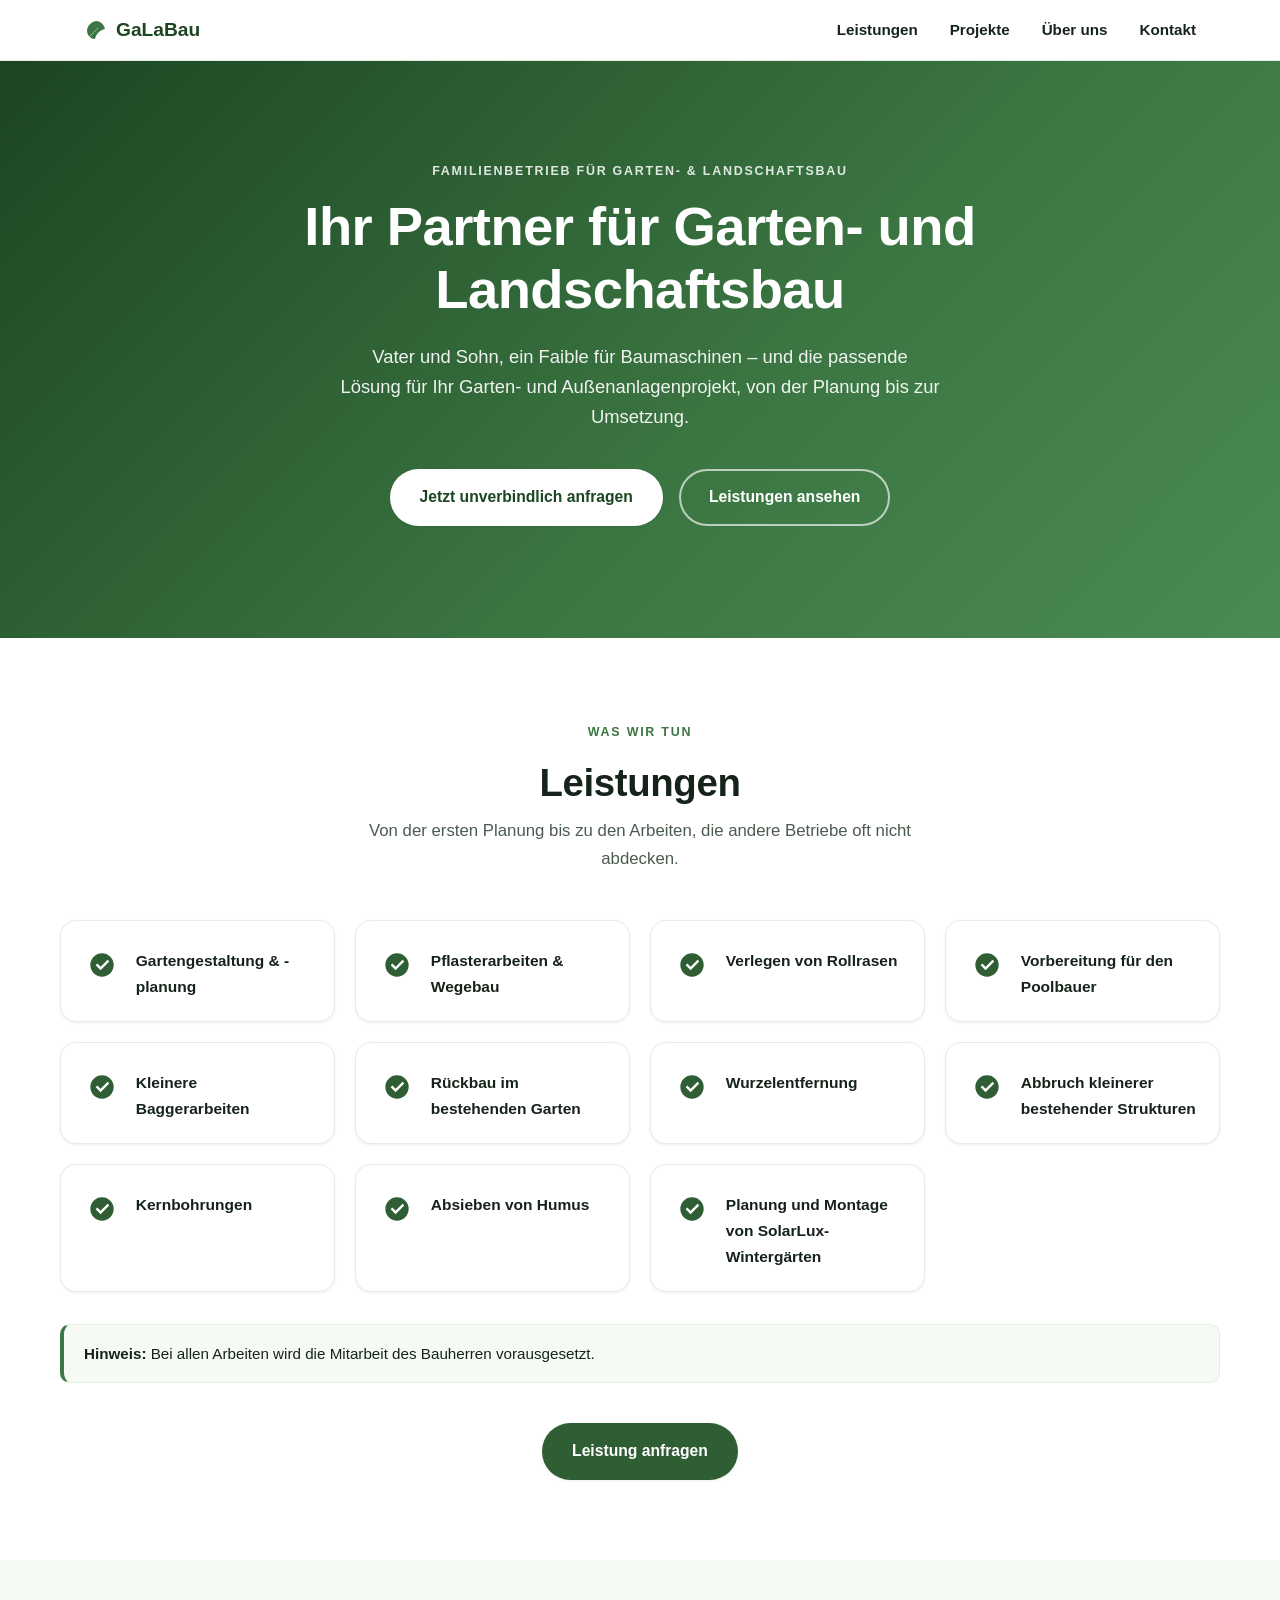
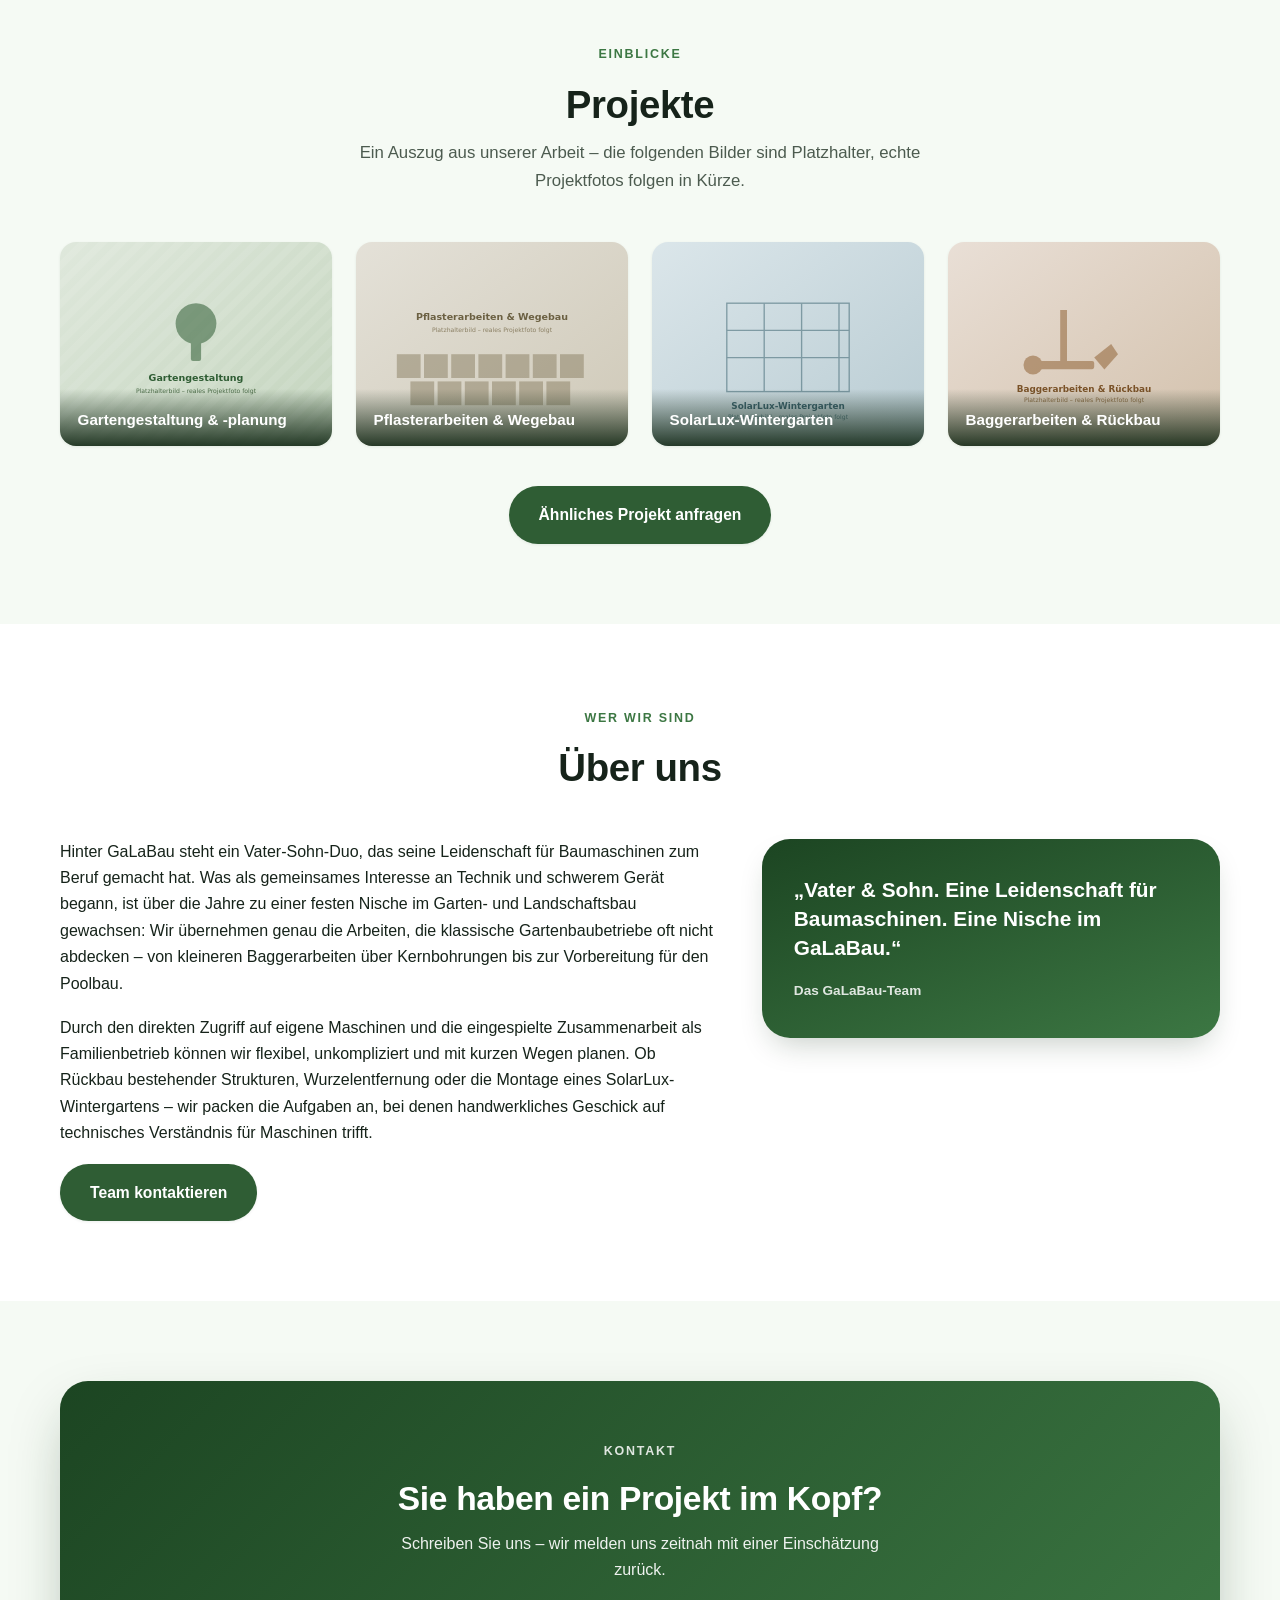
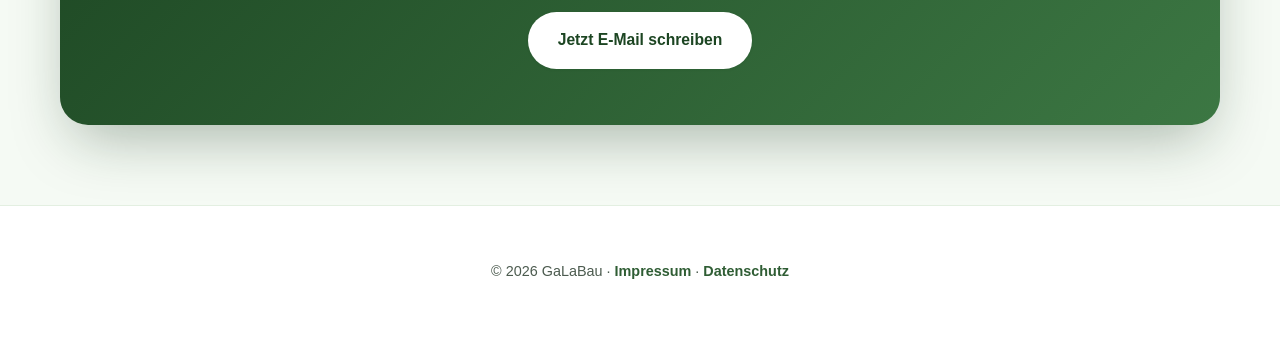
<file: index.html>
<!DOCTYPE html>
<html lang="de">
<head>
  <meta charset="UTF-8">
  <meta name="viewport" content="width=device-width, initial-scale=1.0">
  <title>GaLaBau – Ihr Partner für Garten- und Landschaftsbau</title>
  <meta name="description" content="Vater-Sohn-Betrieb für Garten- und Landschaftsbau: Gartengestaltung, Pflasterarbeiten, Rückbau, Kernbohrungen, SolarLux-Wintergärten und mehr.">
  <meta name="theme-color" content="#1c4522">
  <meta name="robots" content="noindex, nofollow">
  <link rel="icon" type="image/svg+xml" href="assets/img/favicon.svg">
  <link rel="stylesheet" href="assets/css/style.css">
</head>
<body>
  <header>
    <nav>
      <a href="#start" class="logo">
        <svg class="logo-icon" viewBox="0 0 24 24" aria-hidden="true">
          <path fill="currentColor" d="M12 3c-5 1-9 5-9 10a8 8 0 0 0 8 8c1-5 5-9 10-10-1-5-5-8-9-8Z"/>
          <path stroke="#fff" stroke-width="1" stroke-linecap="round" opacity="0.45" d="M4 20 14 10"/>
        </svg>
        GaLaBau
      </a>
      <button class="nav-toggle" id="navToggle" aria-expanded="false" aria-controls="navLinks" aria-label="Menü öffnen">
        <span class="bar"></span>
        <span class="bar"></span>
        <span class="bar"></span>
      </button>
      <ul id="navLinks">
        <li><a href="#leistungen">Leistungen</a></li>
        <li><a href="#projekte">Projekte</a></li>
        <li><a href="#ueber-uns">Über uns</a></li>
        <li><a href="#kontakt">Kontakt</a></li>
      </ul>
    </nav>
  </header>

  <main>
    <section id="start" class="hero">
      <div class="hero-inner">
        <span class="eyebrow">Familienbetrieb für Garten- &amp; Landschaftsbau</span>
        <h1>Ihr Partner für Garten- und Landschaftsbau</h1>
        <p>Vater und Sohn, ein Faible für Baumaschinen – und die passende Lösung für Ihr Garten- und Außenanlagenprojekt, von der Planung bis zur Umsetzung.</p>
        <div class="hero-ctas">
          <a class="btn btn-light email-link" data-email="bWF4LWdyaWVzZXJAZ214LmRl" data-subject="Anfrage: Garten- und Landschaftsbau" href="#">Jetzt unverbindlich anfragen</a>
          <a class="btn btn-ghost" href="#leistungen">Leistungen ansehen</a>
        </div>
      </div>
    </section>

    <section id="leistungen">
      <div class="section-inner">
        <div class="section-head reveal">
          <span class="eyebrow">Was wir tun</span>
          <h2>Leistungen</h2>
          <p>Von der ersten Planung bis zu den Arbeiten, die andere Betriebe oft nicht abdecken.</p>
        </div>

        <div class="service-grid">
          <div class="service-card reveal">
            <span class="service-icon"><svg viewBox="0 0 24 24" aria-hidden="true"><path fill="currentColor" d="M12 2a10 10 0 1 0 0 20 10 10 0 0 0 0-20Zm-1.2 14.4-4.2-4.2 1.4-1.4 2.8 2.8 6-6 1.4 1.4-7.4 7.4Z"/></svg></span>
            <span>Gartengestaltung &amp; -planung</span>
          </div>
          <div class="service-card reveal">
            <span class="service-icon"><svg viewBox="0 0 24 24" aria-hidden="true"><path fill="currentColor" d="M12 2a10 10 0 1 0 0 20 10 10 0 0 0 0-20Zm-1.2 14.4-4.2-4.2 1.4-1.4 2.8 2.8 6-6 1.4 1.4-7.4 7.4Z"/></svg></span>
            <span>Pflasterarbeiten &amp; Wegebau</span>
          </div>
          <div class="service-card reveal">
            <span class="service-icon"><svg viewBox="0 0 24 24" aria-hidden="true"><path fill="currentColor" d="M12 2a10 10 0 1 0 0 20 10 10 0 0 0 0-20Zm-1.2 14.4-4.2-4.2 1.4-1.4 2.8 2.8 6-6 1.4 1.4-7.4 7.4Z"/></svg></span>
            <span>Verlegen von Rollrasen</span>
          </div>
          <div class="service-card reveal">
            <span class="service-icon"><svg viewBox="0 0 24 24" aria-hidden="true"><path fill="currentColor" d="M12 2a10 10 0 1 0 0 20 10 10 0 0 0 0-20Zm-1.2 14.4-4.2-4.2 1.4-1.4 2.8 2.8 6-6 1.4 1.4-7.4 7.4Z"/></svg></span>
            <span>Vorbereitung für den Poolbauer</span>
          </div>
          <div class="service-card reveal">
            <span class="service-icon"><svg viewBox="0 0 24 24" aria-hidden="true"><path fill="currentColor" d="M12 2a10 10 0 1 0 0 20 10 10 0 0 0 0-20Zm-1.2 14.4-4.2-4.2 1.4-1.4 2.8 2.8 6-6 1.4 1.4-7.4 7.4Z"/></svg></span>
            <span>Kleinere Baggerarbeiten</span>
          </div>
          <div class="service-card reveal">
            <span class="service-icon"><svg viewBox="0 0 24 24" aria-hidden="true"><path fill="currentColor" d="M12 2a10 10 0 1 0 0 20 10 10 0 0 0 0-20Zm-1.2 14.4-4.2-4.2 1.4-1.4 2.8 2.8 6-6 1.4 1.4-7.4 7.4Z"/></svg></span>
            <span>Rückbau im bestehenden Garten</span>
          </div>
          <div class="service-card reveal">
            <span class="service-icon"><svg viewBox="0 0 24 24" aria-hidden="true"><path fill="currentColor" d="M12 2a10 10 0 1 0 0 20 10 10 0 0 0 0-20Zm-1.2 14.4-4.2-4.2 1.4-1.4 2.8 2.8 6-6 1.4 1.4-7.4 7.4Z"/></svg></span>
            <span>Wurzelentfernung</span>
          </div>
          <div class="service-card reveal">
            <span class="service-icon"><svg viewBox="0 0 24 24" aria-hidden="true"><path fill="currentColor" d="M12 2a10 10 0 1 0 0 20 10 10 0 0 0 0-20Zm-1.2 14.4-4.2-4.2 1.4-1.4 2.8 2.8 6-6 1.4 1.4-7.4 7.4Z"/></svg></span>
            <span>Abbruch kleinerer bestehender Strukturen</span>
          </div>
          <div class="service-card reveal">
            <span class="service-icon"><svg viewBox="0 0 24 24" aria-hidden="true"><path fill="currentColor" d="M12 2a10 10 0 1 0 0 20 10 10 0 0 0 0-20Zm-1.2 14.4-4.2-4.2 1.4-1.4 2.8 2.8 6-6 1.4 1.4-7.4 7.4Z"/></svg></span>
            <span>Kernbohrungen</span>
          </div>
          <div class="service-card reveal">
            <span class="service-icon"><svg viewBox="0 0 24 24" aria-hidden="true"><path fill="currentColor" d="M12 2a10 10 0 1 0 0 20 10 10 0 0 0 0-20Zm-1.2 14.4-4.2-4.2 1.4-1.4 2.8 2.8 6-6 1.4 1.4-7.4 7.4Z"/></svg></span>
            <span>Absieben von Humus</span>
          </div>
          <div class="service-card reveal">
            <span class="service-icon"><svg viewBox="0 0 24 24" aria-hidden="true"><path fill="currentColor" d="M12 2a10 10 0 1 0 0 20 10 10 0 0 0 0-20Zm-1.2 14.4-4.2-4.2 1.4-1.4 2.8 2.8 6-6 1.4 1.4-7.4 7.4Z"/></svg></span>
            <span>Planung und Montage von SolarLux-Wintergärten</span>
          </div>
        </div>

        <div class="notice reveal">
          <strong>Hinweis:</strong>&nbsp;Bei allen Arbeiten wird die Mitarbeit des Bauherren vorausgesetzt.
        </div>

        <div class="center-cta">
          <a class="btn email-link" data-email="bWF4LWdyaWVzZXJAZ214LmRl" data-subject="Anfrage zu einer Leistung" href="#">Leistung anfragen</a>
        </div>
      </div>
    </section>

    <section id="projekte" class="section-tint">
      <div class="section-inner">
        <div class="section-head reveal">
          <span class="eyebrow">Einblicke</span>
          <h2>Projekte</h2>
          <p>Ein Auszug aus unserer Arbeit – die folgenden Bilder sind Platzhalter, echte Projektfotos folgen in Kürze.</p>
        </div>

        <div class="project-grid">
          <figure class="project-card reveal">
            <img src="assets/img/placeholders/projekt-gartengestaltung.svg" alt="Platzhalterbild: Gartengestaltung" loading="lazy">
            <figcaption>Gartengestaltung &amp; -planung</figcaption>
          </figure>
          <figure class="project-card reveal">
            <img src="assets/img/placeholders/projekt-pflasterarbeiten.svg" alt="Platzhalterbild: Pflasterarbeiten und Wegebau" loading="lazy">
            <figcaption>Pflasterarbeiten &amp; Wegebau</figcaption>
          </figure>
          <figure class="project-card reveal">
            <img src="assets/img/placeholders/projekt-wintergarten.svg" alt="Platzhalterbild: SolarLux-Wintergarten" loading="lazy">
            <figcaption>SolarLux-Wintergarten</figcaption>
          </figure>
          <figure class="project-card reveal">
            <img src="assets/img/placeholders/projekt-rueckbau.svg" alt="Platzhalterbild: Baggerarbeiten und Rückbau" loading="lazy">
            <figcaption>Baggerarbeiten &amp; Rückbau</figcaption>
          </figure>
        </div>

        <div class="center-cta">
          <a class="btn email-link" data-email="bWF4LWdyaWVzZXJAZ214LmRl" data-subject="Frage zu einem Projekt" href="#">Ähnliches Projekt anfragen</a>
        </div>
      </div>
    </section>

    <section id="ueber-uns">
      <div class="section-inner">
        <div class="section-head reveal">
          <span class="eyebrow">Wer wir sind</span>
          <h2>Über uns</h2>
        </div>

        <div class="about-grid">
          <div class="about-text reveal">
            <p>
              Hinter GaLaBau steht ein Vater-Sohn-Duo, das seine Leidenschaft für Baumaschinen zum
              Beruf gemacht hat. Was als gemeinsames Interesse an Technik und schwerem Gerät begann,
              ist über die Jahre zu einer festen Nische im Garten- und Landschaftsbau gewachsen: Wir
              übernehmen genau die Arbeiten, die klassische Gartenbaubetriebe oft nicht abdecken –
              von kleineren Baggerarbeiten über Kernbohrungen bis zur Vorbereitung für den Poolbau.
            </p>
            <p>
              Durch den direkten Zugriff auf eigene Maschinen und die eingespielte Zusammenarbeit
              als Familienbetrieb können wir flexibel, unkompliziert und mit kurzen Wegen planen.
              Ob Rückbau bestehender Strukturen, Wurzelentfernung oder die Montage eines
              SolarLux-Wintergartens – wir packen die Aufgaben an, bei denen handwerkliches
              Geschick auf technisches Verständnis für Maschinen trifft.
            </p>
            <a class="btn email-link" data-email="bWF4LWdyaWVzZXJAZ214LmRl" data-subject="Frage an das Team" href="#">Team kontaktieren</a>
          </div>
          <div class="about-quote reveal">
            <blockquote>„Vater &amp; Sohn. Eine Leidenschaft für Baumaschinen. Eine Nische im GaLaBau.“</blockquote>
            <cite>Das GaLaBau-Team</cite>
          </div>
        </div>
      </div>
    </section>

    <section id="kontakt" class="section-tint">
      <div class="section-inner">
        <div class="cta-banner reveal">
          <span class="eyebrow">Kontakt</span>
          <h2>Sie haben ein Projekt im Kopf?</h2>
          <p>Schreiben Sie uns – wir melden uns zeitnah mit einer Einschätzung zurück.</p>
          <a class="btn btn-light email-link" data-email="bWF4LWdyaWVzZXJAZ214LmRl" data-subject="Anfrage über die Website" href="#">Jetzt E-Mail schreiben</a>
        </div>
      </div>
    </section>
  </main>

  <footer>
    <p>&copy; <span id="year"></span> GaLaBau · <a href="impressum.html">Impressum</a> · <a href="datenschutz.html">Datenschutz</a></p>
  </footer>

  <script src="assets/js/main.js"></script>
</body>
</html>
</file>
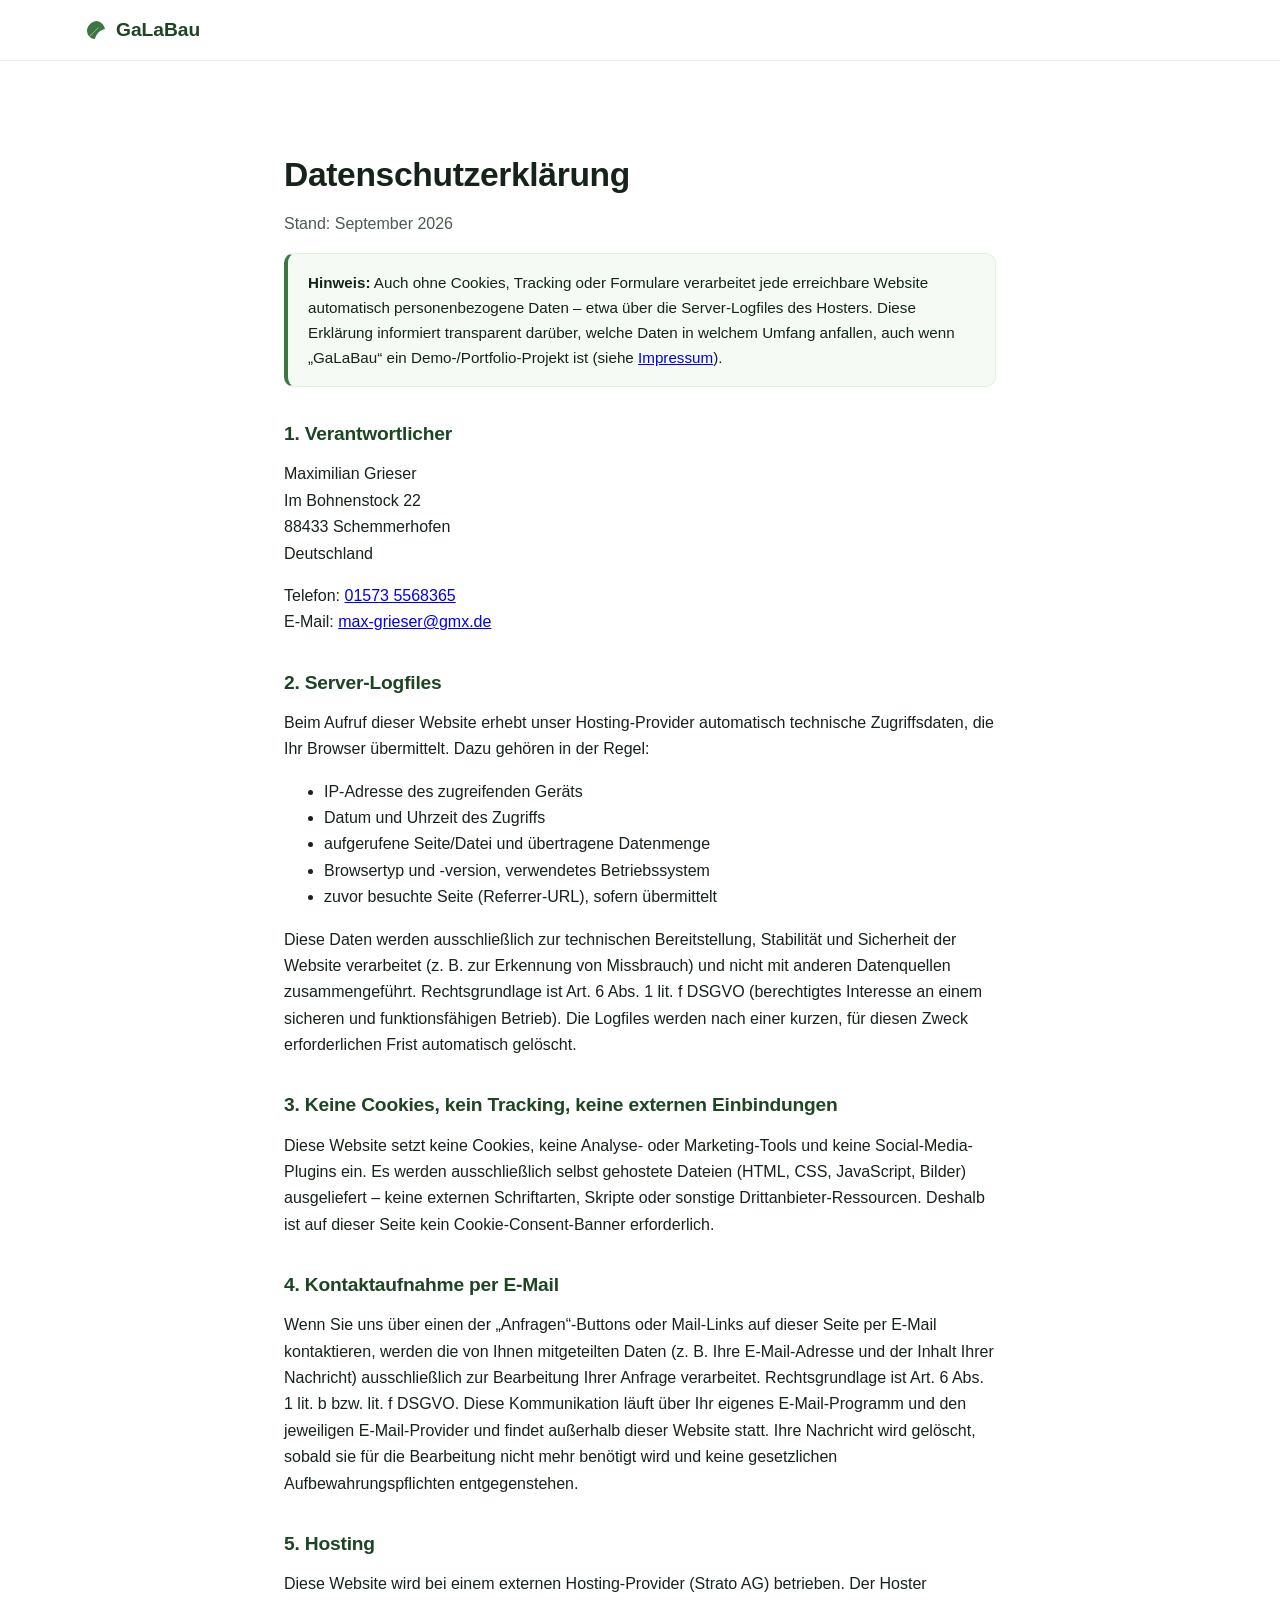
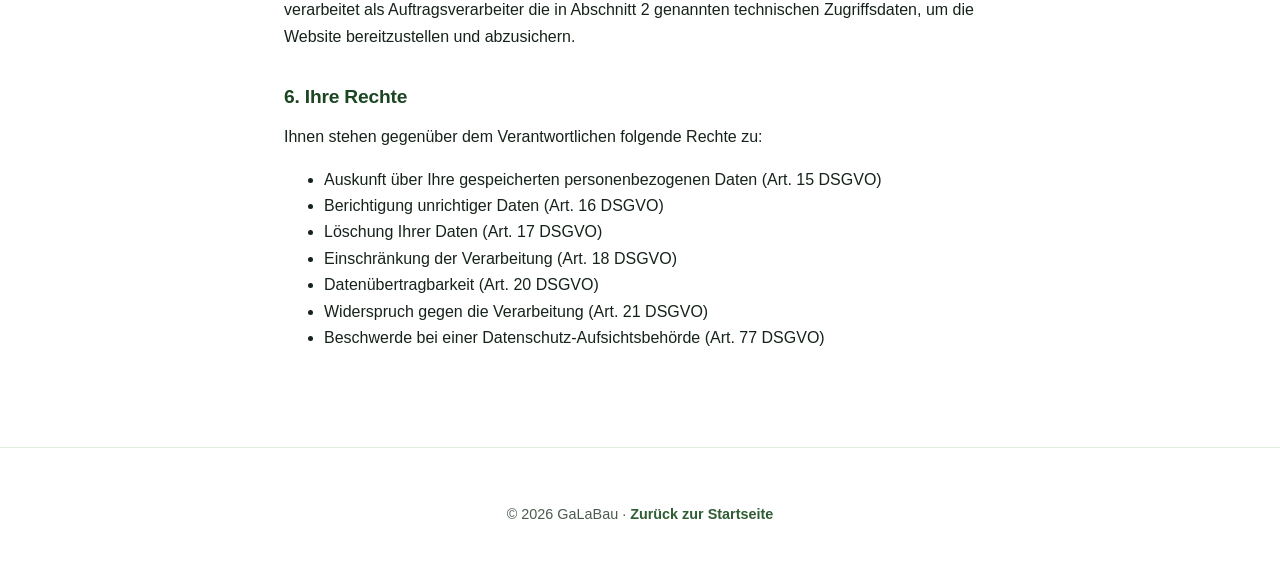
<file: datenschutz.html>
<!DOCTYPE html>
<html lang="de">
<head>
  <meta charset="UTF-8">
  <meta name="viewport" content="width=device-width, initial-scale=1.0">
  <title>Datenschutz – GaLaBau</title>
  <meta name="theme-color" content="#1c4522">
  <meta name="robots" content="noindex, nofollow">
  <link rel="icon" type="image/svg+xml" href="assets/img/favicon.svg">
  <link rel="stylesheet" href="assets/css/style.css">
</head>
<body>
  <header>
    <nav>
      <a href="index.html" class="logo">
        <svg class="logo-icon" viewBox="0 0 24 24" aria-hidden="true">
          <path fill="currentColor" d="M12 3c-5 1-9 5-9 10a8 8 0 0 0 8 8c1-5 5-9 10-10-1-5-5-8-9-8Z"/>
          <path stroke="#fff" stroke-width="1" stroke-linecap="round" opacity="0.45" d="M4 20 14 10"/>
        </svg>
        GaLaBau
      </a>
    </nav>
  </header>

  <main class="legal">
    <h1>Datenschutzerklärung</h1>
    <p class="muted">Stand: September 2026</p>

    <div class="notice">
      <strong>Hinweis:</strong> Auch ohne Cookies, Tracking oder Formulare verarbeitet jede
      erreichbare Website automatisch personenbezogene Daten – etwa über die Server-Logfiles
      des Hosters. Diese Erklärung informiert transparent darüber, welche Daten in welchem
      Umfang anfallen, auch wenn „GaLaBau“ ein Demo-/Portfolio-Projekt ist (siehe
      <a href="impressum.html">Impressum</a>).
    </div>

    <h2>1. Verantwortlicher</h2>
    <p>
      Maximilian Grieser<br>
      Im Bohnenstock 22<br>
      88433 Schemmerhofen<br>
      Deutschland
    </p>
    <p>
      Telefon: <a class="tel-link" data-tel="MDE1NzMgNTU2ODM2NQ==" href="#"><span class="tel-text">wird geladen…</span></a><br>
      E-Mail: <a class="email-link" data-email="bWF4LWdyaWVzZXJAZ214LmRl" href="#"><span class="email-text">wird geladen…</span></a>
    </p>

    <h2>2. Server-Logfiles</h2>
    <p>
      Beim Aufruf dieser Website erhebt unser Hosting-Provider automatisch technische
      Zugriffsdaten, die Ihr Browser übermittelt. Dazu gehören in der Regel:
    </p>
    <ul>
      <li>IP-Adresse des zugreifenden Geräts</li>
      <li>Datum und Uhrzeit des Zugriffs</li>
      <li>aufgerufene Seite/Datei und übertragene Datenmenge</li>
      <li>Browsertyp und -version, verwendetes Betriebssystem</li>
      <li>zuvor besuchte Seite (Referrer-URL), sofern übermittelt</li>
    </ul>
    <p>
      Diese Daten werden ausschließlich zur technischen Bereitstellung, Stabilität und
      Sicherheit der Website verarbeitet (z. B. zur Erkennung von Missbrauch) und nicht mit
      anderen Datenquellen zusammengeführt. Rechtsgrundlage ist Art. 6 Abs. 1 lit. f DSGVO
      (berechtigtes Interesse an einem sicheren und funktionsfähigen Betrieb). Die Logfiles
      werden nach einer kurzen, für diesen Zweck erforderlichen Frist automatisch gelöscht.
    </p>

    <h2>3. Keine Cookies, kein Tracking, keine externen Einbindungen</h2>
    <p>
      Diese Website setzt keine Cookies, keine Analyse- oder Marketing-Tools und keine
      Social-Media-Plugins ein. Es werden ausschließlich selbst gehostete Dateien
      (HTML, CSS, JavaScript, Bilder) ausgeliefert – keine externen Schriftarten, Skripte
      oder sonstige Drittanbieter-Ressourcen. Deshalb ist auf dieser Seite kein
      Cookie-Consent-Banner erforderlich.
    </p>

    <h2>4. Kontaktaufnahme per E-Mail</h2>
    <p>
      Wenn Sie uns über einen der „Anfragen“-Buttons oder Mail-Links auf dieser Seite per
      E-Mail kontaktieren, werden die von Ihnen mitgeteilten Daten (z. B. Ihre
      E-Mail-Adresse und der Inhalt Ihrer Nachricht) ausschließlich zur Bearbeitung Ihrer
      Anfrage verarbeitet. Rechtsgrundlage ist Art. 6 Abs. 1 lit. b bzw. lit. f DSGVO. Diese
      Kommunikation läuft über Ihr eigenes E-Mail-Programm und den jeweiligen
      E-Mail-Provider und findet außerhalb dieser Website statt. Ihre Nachricht wird
      gelöscht, sobald sie für die Bearbeitung nicht mehr benötigt wird und keine
      gesetzlichen Aufbewahrungspflichten entgegenstehen.
    </p>

    <h2>5. Hosting</h2>
    <p>
      Diese Website wird bei einem externen Hosting-Provider (Strato AG) betrieben. Der
      Hoster verarbeitet als Auftragsverarbeiter die in Abschnitt 2 genannten technischen
      Zugriffsdaten, um die Website bereitzustellen und abzusichern.
    </p>

    <h2>6. Ihre Rechte</h2>
    <p>Ihnen stehen gegenüber dem Verantwortlichen folgende Rechte zu:</p>
    <ul>
      <li>Auskunft über Ihre gespeicherten personenbezogenen Daten (Art. 15 DSGVO)</li>
      <li>Berichtigung unrichtiger Daten (Art. 16 DSGVO)</li>
      <li>Löschung Ihrer Daten (Art. 17 DSGVO)</li>
      <li>Einschränkung der Verarbeitung (Art. 18 DSGVO)</li>
      <li>Datenübertragbarkeit (Art. 20 DSGVO)</li>
      <li>Widerspruch gegen die Verarbeitung (Art. 21 DSGVO)</li>
      <li>Beschwerde bei einer Datenschutz-Aufsichtsbehörde (Art. 77 DSGVO)</li>
    </ul>
  </main>

  <footer>
    <p>&copy; <span id="year"></span> GaLaBau · <a href="index.html">Zurück zur Startseite</a></p>
  </footer>

  <script src="assets/js/main.js"></script>
</body>
</html>
</file>
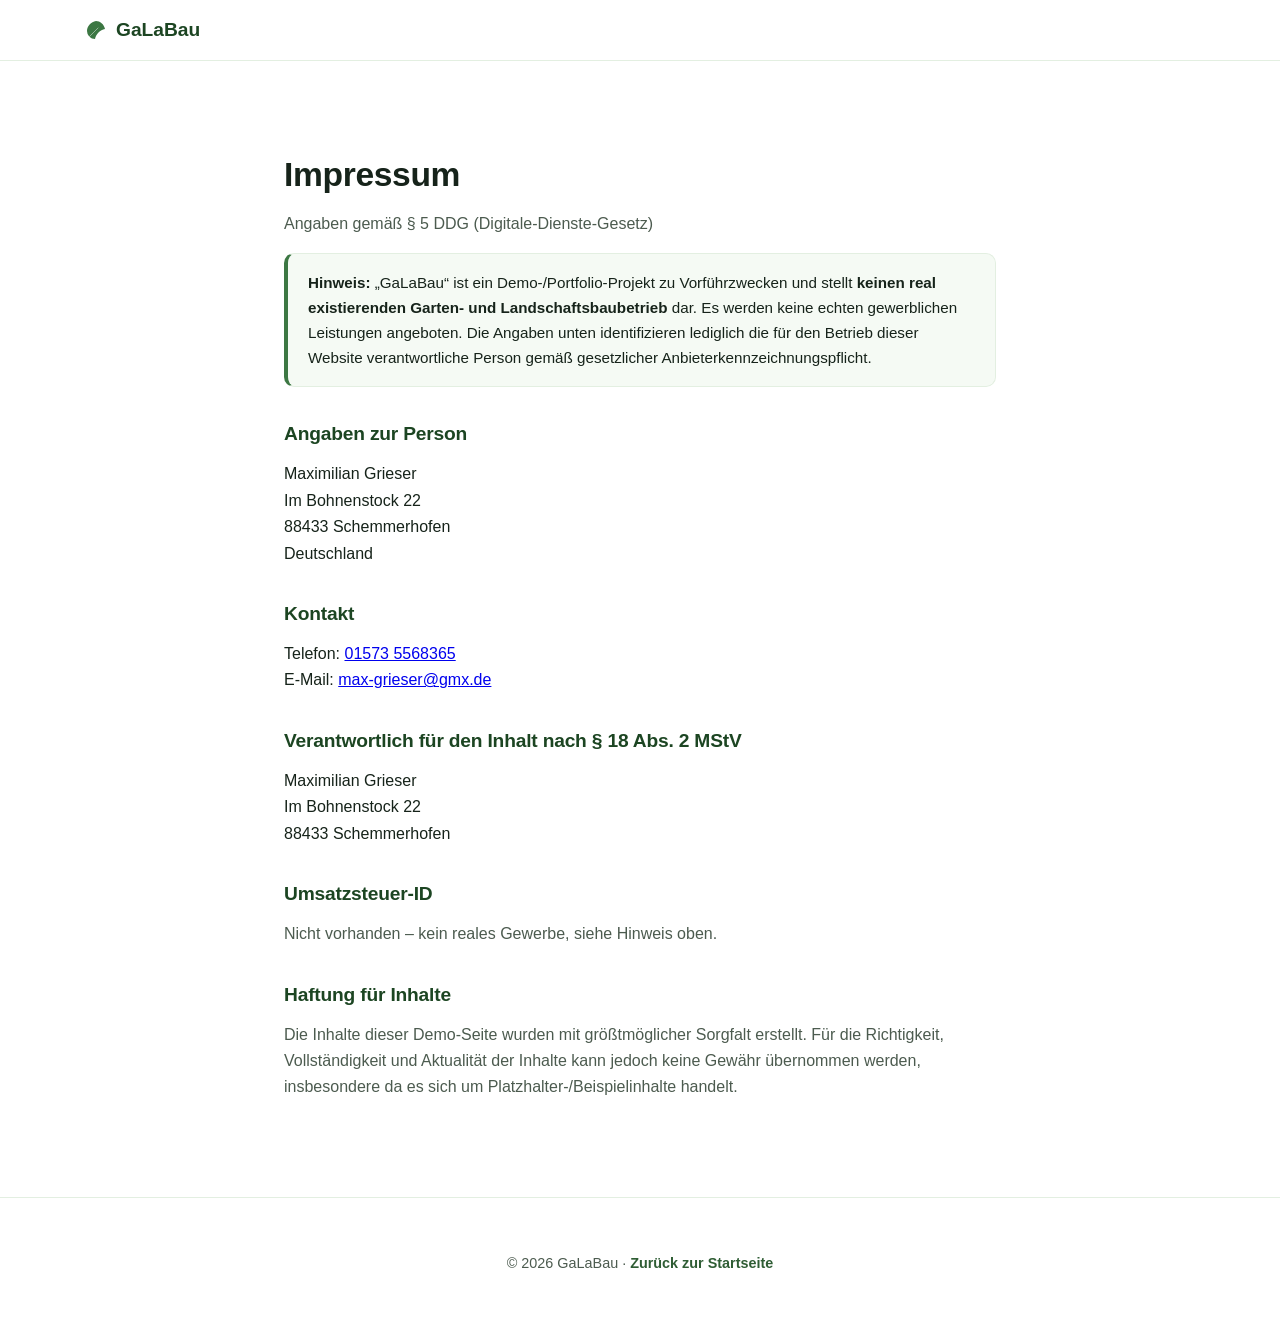
<file: impressum.html>
<!DOCTYPE html>
<html lang="de">
<head>
  <meta charset="UTF-8">
  <meta name="viewport" content="width=device-width, initial-scale=1.0">
  <title>Impressum – GaLaBau</title>
  <meta name="theme-color" content="#1c4522">
  <meta name="robots" content="noindex, nofollow">
  <link rel="icon" type="image/svg+xml" href="assets/img/favicon.svg">
  <link rel="stylesheet" href="assets/css/style.css">
</head>
<body>
  <header>
    <nav>
      <a href="index.html" class="logo">
        <svg class="logo-icon" viewBox="0 0 24 24" aria-hidden="true">
          <path fill="currentColor" d="M12 3c-5 1-9 5-9 10a8 8 0 0 0 8 8c1-5 5-9 10-10-1-5-5-8-9-8Z"/>
          <path stroke="#fff" stroke-width="1" stroke-linecap="round" opacity="0.45" d="M4 20 14 10"/>
        </svg>
        GaLaBau
      </a>
    </nav>
  </header>

  <main class="legal">
    <h1>Impressum</h1>
    <p class="muted">Angaben gemäß § 5 DDG (Digitale-Dienste-Gesetz)</p>

    <div class="notice">
      <strong>Hinweis:</strong> „GaLaBau“ ist ein Demo-/Portfolio-Projekt zu Vorführzwecken
      und stellt <strong>keinen real existierenden Garten- und Landschaftsbaubetrieb</strong> dar.
      Es werden keine echten gewerblichen Leistungen angeboten. Die Angaben unten identifizieren
      lediglich die für den Betrieb dieser Website verantwortliche Person gemäß
      gesetzlicher Anbieterkennzeichnungspflicht.
    </div>

    <h2>Angaben zur Person</h2>
    <p>
      Maximilian Grieser<br>
      Im Bohnenstock 22<br>
      88433 Schemmerhofen<br>
      Deutschland
    </p>

    <h2>Kontakt</h2>
    <p>
      Telefon: <a class="tel-link" data-tel="MDE1NzMgNTU2ODM2NQ==" href="#"><span class="tel-text">wird geladen…</span></a><br>
      E-Mail: <a class="email-link" data-email="bWF4LWdyaWVzZXJAZ214LmRl" href="#"><span class="email-text">wird geladen…</span></a>
    </p>

    <h2>Verantwortlich für den Inhalt nach § 18 Abs. 2 MStV</h2>
    <p>
      Maximilian Grieser<br>
      Im Bohnenstock 22<br>
      88433 Schemmerhofen
    </p>

    <h2>Umsatzsteuer-ID</h2>
    <p class="muted">Nicht vorhanden – kein reales Gewerbe, siehe Hinweis oben.</p>

    <h2>Haftung für Inhalte</h2>
    <p class="muted">
      Die Inhalte dieser Demo-Seite wurden mit größtmöglicher Sorgfalt erstellt. Für die
      Richtigkeit, Vollständigkeit und Aktualität der Inhalte kann jedoch keine Gewähr
      übernommen werden, insbesondere da es sich um Platzhalter-/Beispielinhalte handelt.
    </p>
  </main>

  <footer>
    <p>&copy; <span id="year"></span> GaLaBau · <a href="index.html">Zurück zur Startseite</a></p>
  </footer>

  <script src="assets/js/main.js"></script>
</body>
</html>
</file>
<file: assets/css/style.css>
:root {
  --green-900: #123018;
  --green-800: #1c4522;
  --green-700: #2f5d34;
  --green-600: #3c7743;
  --green-500: #4b8a52;
  --green-400: #6ba873;
  --green-100: #e3efe1;
  --green-50: #f5faf4;
  --white: #ffffff;
  --ink: #16231a;
  --ink-muted: #4c5b4f;
  --radius-sm: 10px;
  --radius-md: 16px;
  --radius-lg: 28px;
  --shadow-sm: 0 1px 3px rgba(18, 48, 24, 0.08);
  --shadow-md: 0 14px 30px -10px rgba(18, 48, 24, 0.25);
  --shadow-lg: 0 24px 60px -14px rgba(18, 48, 24, 0.35);
  --container: 1160px;
  --ease: cubic-bezier(0.22, 0.61, 0.36, 1);
}

* {
  box-sizing: border-box;
}

html {
  scroll-behavior: smooth;
}

body {
  margin: 0;
  font-family: -apple-system, BlinkMacSystemFont, "Segoe UI", Roboto, "Helvetica Neue", Arial, sans-serif;
  color: var(--ink);
  background: var(--white);
  line-height: 1.65;
}

img {
  max-width: 100%;
}

h1, h2, h3 {
  line-height: 1.15;
  letter-spacing: -0.01em;
}

@media (prefers-reduced-motion: reduce) {
  html {
    scroll-behavior: auto;
  }
  .reveal {
    transition: none !important;
    opacity: 1 !important;
    transform: none !important;
  }
}

/* Header / Nav */
header {
  position: sticky;
  top: 0;
  z-index: 50;
  background: rgba(255, 255, 255, 0.88);
  backdrop-filter: blur(10px) saturate(160%);
  -webkit-backdrop-filter: blur(10px) saturate(160%);
  border-bottom: 1px solid var(--green-100);
}

nav {
  display: flex;
  align-items: center;
  justify-content: space-between;
  max-width: var(--container);
  margin: 0 auto;
  padding: 0.9rem 1.5rem;
}

.logo {
  display: inline-flex;
  align-items: center;
  gap: 0.5rem;
  font-weight: 800;
  font-size: 1.2rem;
  color: var(--green-800);
  text-decoration: none;
}

.logo-icon {
  width: 24px;
  height: 24px;
  color: var(--green-600);
  flex: none;
}

nav ul {
  list-style: none;
  display: flex;
  gap: 2rem;
  margin: 0;
  padding: 0;
  align-items: center;
}

nav ul a {
  color: var(--ink);
  text-decoration: none;
  font-weight: 600;
  font-size: 0.95rem;
  position: relative;
  padding: 0.3rem 0;
}

nav ul a::after {
  content: "";
  position: absolute;
  left: 0;
  right: 100%;
  bottom: -2px;
  height: 2px;
  background: var(--green-600);
  transition: right 0.25s var(--ease);
}

nav ul a:hover::after,
nav ul a:focus-visible::after {
  right: 0;
}

.nav-toggle {
  display: none;
  flex-direction: column;
  justify-content: center;
  gap: 5px;
  width: 40px;
  height: 40px;
  background: none;
  border: 0;
  cursor: pointer;
  padding: 0;
}

.nav-toggle .bar {
  width: 22px;
  height: 2px;
  background: var(--green-800);
  margin: 0 auto;
  transition: transform 0.25s var(--ease), opacity 0.2s var(--ease);
}

.nav-toggle[aria-expanded="true"] .bar:nth-child(1) {
  transform: translateY(7px) rotate(45deg);
}

.nav-toggle[aria-expanded="true"] .bar:nth-child(2) {
  opacity: 0;
}

.nav-toggle[aria-expanded="true"] .bar:nth-child(3) {
  transform: translateY(-7px) rotate(-45deg);
}

@media (max-width: 760px) {
  .nav-toggle {
    display: flex;
  }

  nav ul {
    position: fixed;
    inset: 65px 0 auto 0;
    flex-direction: column;
    align-items: stretch;
    gap: 0.25rem;
    background: var(--white);
    padding: 1rem 1.5rem 1.5rem;
    box-shadow: var(--shadow-md);
    transform: translateY(-12px);
    opacity: 0;
    pointer-events: none;
    transition: transform 0.25s var(--ease), opacity 0.25s var(--ease);
  }

  nav ul.open {
    transform: translateY(0);
    opacity: 1;
    pointer-events: auto;
  }

  nav ul a {
    padding: 0.75rem 0;
    border-bottom: 1px solid var(--green-100);
  }
}

/* Buttons */
.btn {
  display: inline-flex;
  align-items: center;
  gap: 0.5rem;
  background: var(--green-700);
  color: #fff;
  text-decoration: none;
  font-weight: 700;
  font-size: 0.98rem;
  padding: 0.85rem 1.75rem;
  border-radius: 999px;
  box-shadow: var(--shadow-sm);
  border: 2px solid transparent;
  transition: transform 0.2s var(--ease), box-shadow 0.2s var(--ease), background 0.2s var(--ease);
}

.btn:hover,
.btn:focus-visible {
  background: var(--green-600);
  transform: translateY(-2px);
  box-shadow: var(--shadow-md);
}

.btn-ghost {
  background: transparent;
  color: #fff;
  border-color: rgba(255, 255, 255, 0.65);
  box-shadow: none;
}

.btn-ghost:hover,
.btn-ghost:focus-visible {
  background: rgba(255, 255, 255, 0.12);
  border-color: #fff;
}

.btn-light {
  background: #fff;
  color: var(--green-800);
}

.btn-light:hover,
.btn-light:focus-visible {
  background: var(--green-50);
  color: var(--green-800);
}

/* Hero */
.hero {
  background: linear-gradient(135deg, var(--green-800), var(--green-600) 60%, var(--green-500));
  color: #fff;
  padding: 6rem 1.5rem 7rem;
  text-align: center;
}

.hero-inner {
  max-width: 720px;
  margin: 0 auto;
}

.eyebrow {
  display: inline-block;
  text-transform: uppercase;
  letter-spacing: 0.14em;
  font-size: 0.78rem;
  font-weight: 700;
  color: rgba(255, 255, 255, 0.85);
  margin-bottom: 0.9rem;
}

.hero h1 {
  font-size: clamp(2.1rem, 5vw, 3.4rem);
  margin: 0 0 1.25rem;
  font-weight: 800;
}

.hero p {
  font-size: 1.15rem;
  color: rgba(255, 255, 255, 0.92);
  max-width: 600px;
  margin: 0 auto 2.25rem;
}

.hero-ctas {
  display: flex;
  gap: 1rem;
  justify-content: center;
  flex-wrap: wrap;
}

/* Sections */
section {
  padding: 5rem 1.5rem;
  scroll-margin-top: 84px;
}

.section-tint {
  background: var(--green-50);
}

.section-inner {
  max-width: var(--container);
  margin: 0 auto;
}

.section-head {
  max-width: 620px;
  margin: 0 auto 3rem;
  text-align: center;
}

.section-head .eyebrow {
  color: var(--green-600);
}

.section-head h2 {
  font-size: clamp(1.8rem, 3.2vw, 2.4rem);
  margin: 0.25rem 0 0.75rem;
  font-weight: 800;
}

.section-head p {
  color: var(--ink-muted);
  font-size: 1.05rem;
  margin: 0;
}

.center-cta {
  text-align: center;
  margin-top: 2.5rem;
}

/* Notice banner */
.notice {
  background: var(--green-50);
  border: 1px solid var(--green-100);
  border-left: 4px solid var(--green-600);
  border-radius: var(--radius-sm);
  padding: 1rem 1.25rem;
  margin: 0 0 2rem;
  font-size: 0.95rem;
  color: var(--ink);
}

/* Leistungen */
.service-grid {
  display: grid;
  grid-template-columns: repeat(auto-fit, minmax(260px, 1fr));
  gap: 1.25rem;
  margin: 0 0 2rem;
}

.service-card {
  display: flex;
  align-items: flex-start;
  gap: 0.9rem;
  background: #fff;
  border: 1px solid var(--green-100);
  border-radius: var(--radius-md);
  padding: 1.35rem 1.4rem;
  box-shadow: var(--shadow-sm);
  transition: transform 0.2s var(--ease), box-shadow 0.2s var(--ease), border-color 0.2s var(--ease);
}

.service-card:hover {
  transform: translateY(-4px);
  box-shadow: var(--shadow-md);
  border-color: var(--green-400);
}

.service-icon {
  flex: none;
  width: 38px;
  height: 38px;
  color: var(--green-700);
  display: flex;
  align-items: center;
  justify-content: center;
}

.service-icon svg {
  width: 28px;
  height: 28px;
}

.service-card span {
  font-weight: 600;
  font-size: 0.97rem;
  padding-top: 0.35rem;
}

.note {
  font-style: italic;
  color: var(--ink-muted);
}

/* Projekte */
.project-grid {
  display: grid;
  grid-template-columns: repeat(auto-fit, minmax(260px, 1fr));
  gap: 1.5rem;
}

.project-card {
  position: relative;
  margin: 0;
  border-radius: var(--radius-md);
  overflow: hidden;
  box-shadow: var(--shadow-sm);
  aspect-ratio: 4 / 3;
  transition: box-shadow 0.25s var(--ease);
}

.project-card:hover {
  box-shadow: var(--shadow-lg);
}

.project-card img {
  position: absolute;
  inset: 0;
  width: 100%;
  height: 100%;
  object-fit: cover;
  transition: transform 0.4s var(--ease);
}

.project-card:hover img {
  transform: scale(1.06);
}

.project-card figcaption {
  position: absolute;
  left: 0;
  right: 0;
  bottom: 0;
  padding: 1.1rem 1.1rem 0.9rem;
  background: linear-gradient(to top, rgba(14, 36, 17, 0.88), transparent);
  color: #fff;
  font-weight: 700;
  font-size: 0.95rem;
}

/* Über uns */
.about-grid {
  display: grid;
  grid-template-columns: 1.3fr 0.9fr;
  gap: 2.5rem;
  align-items: start;
}

.about-text p {
  color: var(--ink);
  margin: 0 0 1.1rem;
}

.about-quote {
  background: linear-gradient(160deg, var(--green-800), var(--green-600));
  color: #fff;
  border-radius: var(--radius-lg);
  padding: 2.25rem 2rem;
  box-shadow: var(--shadow-md);
}

.about-quote blockquote {
  margin: 0;
  font-size: 1.3rem;
  font-weight: 700;
  line-height: 1.4;
}

.about-quote cite {
  display: block;
  margin-top: 1.1rem;
  font-size: 0.85rem;
  font-weight: 600;
  font-style: normal;
  opacity: 0.85;
}

@media (max-width: 760px) {
  .about-grid {
    grid-template-columns: 1fr;
  }
}

/* Kontakt CTA banner */
.cta-banner {
  background: linear-gradient(135deg, var(--green-800), var(--green-600));
  color: #fff;
  border-radius: var(--radius-lg);
  padding: 3.5rem 2rem;
  text-align: center;
  box-shadow: var(--shadow-lg);
}

.cta-banner h2 {
  color: #fff;
  font-size: clamp(1.6rem, 3vw, 2.1rem);
  margin: 0.25rem 0 0.75rem;
  font-weight: 800;
}

.cta-banner > .eyebrow {
  color: rgba(255, 255, 255, 0.85);
}

.cta-banner p {
  color: rgba(255, 255, 255, 0.92);
  max-width: 520px;
  margin: 0 auto 1.75rem;
}

/* Footer */
footer {
  border-top: 1px solid var(--green-100);
  padding: 2.5rem 1.5rem;
  text-align: center;
  color: var(--ink-muted);
  font-size: 0.9rem;
  background: var(--white);
}

footer a {
  color: var(--green-700);
  text-decoration: none;
  font-weight: 600;
}

footer a:hover {
  text-decoration: underline;
}

/* Legal pages (Impressum / Datenschutz) */
main.legal {
  max-width: 760px;
  margin: 0 auto;
  padding: 4.5rem 1.5rem 5rem;
}

main.legal h1 {
  font-size: 2.1rem;
  font-weight: 800;
  margin-bottom: 0.35rem;
}

main.legal h2 {
  font-size: 1.2rem;
  font-weight: 700;
  color: var(--green-800);
  margin-top: 2.25rem;
}

main.legal .muted {
  color: var(--ink-muted);
}

/* Scroll reveal */
.reveal {
  opacity: 0;
  transform: translateY(18px);
  transition: opacity 0.6s var(--ease), transform 0.6s var(--ease);
}

.reveal.in-view {
  opacity: 1;
  transform: none;
}
</file>
